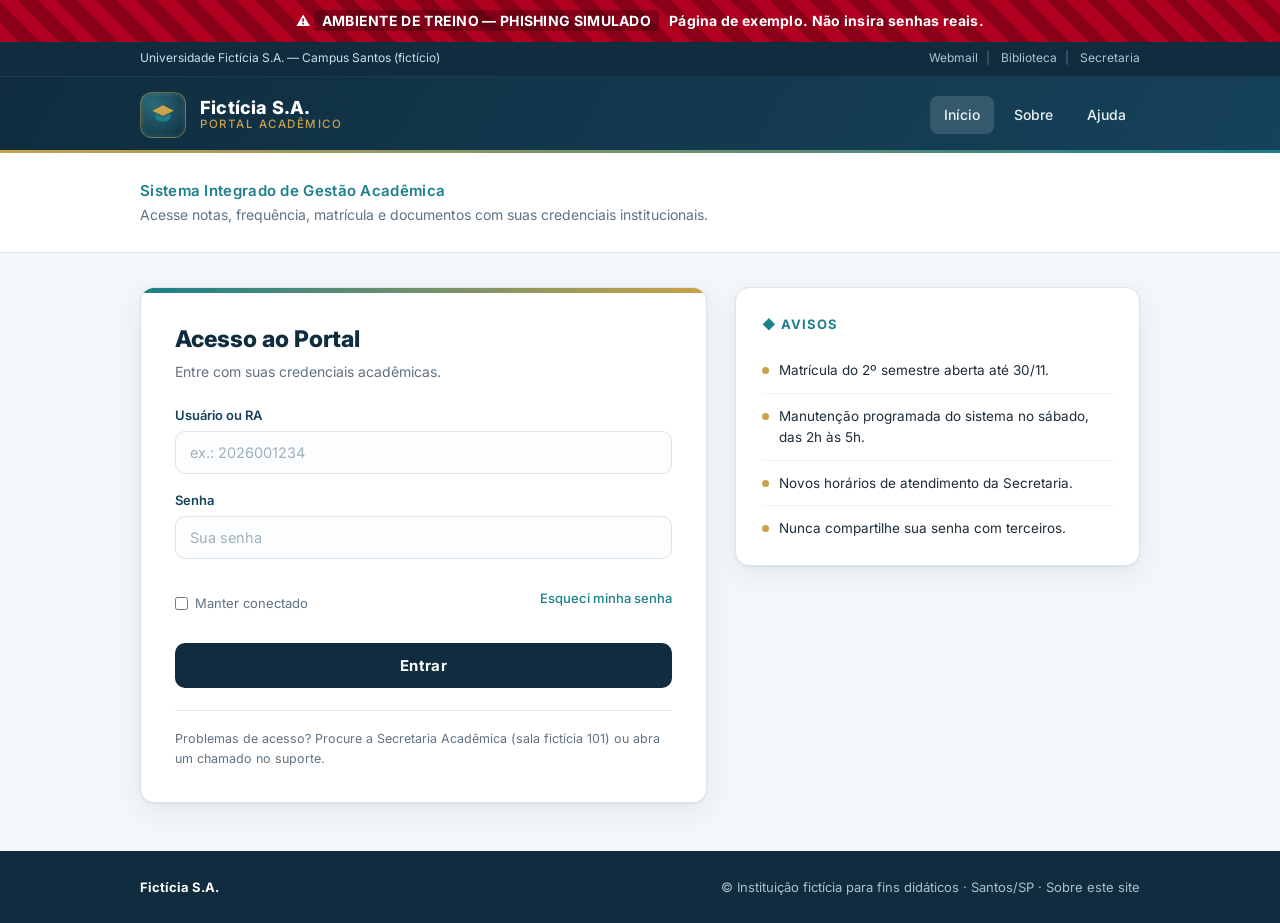
<file: index.html>
<html xmlns="http://www.w3.org/1999/xhtml" lang="en">

<head>
	<meta http-equiv="Content-Type" content="text/html; charset=utf-8" />
	<meta name="description" content="HTTrack is an easy-to-use website mirror utility. It allows you to download a World Wide website from the Internet to a local directory,building recursively all structures, getting html, images, and other files from the server to your computer. Links are rebuiltrelatively so that you can freely browse to the local site (works with any browser). You can mirror several sites together so that you can jump from one toanother. You can, also, update an existing mirror site, or resume an interrupted download. The robot is fully configurable, with an integrated help" />
	<meta name="keywords" content="httrack, HTTRACK, HTTrack, winhttrack, WINHTTRACK, WinHTTrack, offline browser, web mirror utility, aspirateur web, surf offline, web capture, www mirror utility, browse offline, local  site builder, website mirroring, aspirateur www, internet grabber, capture de site web, internet tool, hors connexion, unix, dos, windows 95, windows 98, solaris, ibm580, AIX 4.0, HTS, HTGet, web aspirator, web aspirateur, libre, GPL, GNU, free software" />
	<title>Local index - HTTrack Website Copier</title>
  <!-- Mirror and index made by HTTrack Website Copier/3.50-5 [XR&CO] -->
	<style type="text/css">
	 /* ---- Estilos exclusivos da versão de TREINO (não existem no site-alvo) ---- */
.faixa-treino {
    background: repeating-linear-gradient(45deg,#b00020,#b00020 14px,#8a0019 14px,#8a0019 28px);
	color:#fff; text-align:center; font-weight:700; font-size:14px;
    padding:10px 12px; letter-spacing:.3px;
}

.faixa-treino span { background:rgba(0,0,0,.25); padding:2px 8px; border-radius:4px; }

body {
	margin: 0;  padding: 0;  margin-bottom: 15px;  margin-top: 8px;
	background: #77b;
}
body, td {
	font: 14px "Trebuchet MS", Verdana, Arial, Helvetica, sans-serif;
	}

#subTitle {
	background: #000;  color: #fff;  padding: 4px;  font-weight: bold; 
	}

#siteNavigation a, #siteNavigation .current {
	font-weight: bold;  color: #448;
	}
#siteNavigation a:link    { text-decoration: none; }
#siteNavigation a:visited { text-decoration: none; }

#siteNavigation .current { background-color: #ccd; }

#siteNavigation a:hover   { text-decoration: none;  background-color: #fff;  color: #000; }
#siteNavigation a:active  { text-decoration: none;  background-color: #ccc; }


a:link    { text-decoration: underline;  color: #00f; }
a:visited { text-decoration: underline;  color: #000; }
a:hover   { text-decoration: underline;  color: #c00; }
a:active  { text-decoration: underline; }

#pageContent {
	clear: both;
	border-bottom: 6px solid #000;
	padding: 10px;  padding-top: 20px;
	line-height: 1.65em;
	background-image: url(backblue.gif);
	background-repeat: no-repeat;
	background-position: top right;
	}

#pageContent, #siteNavigation {
	background-color: #ccd;
	}


.imgLeft  { float: left;   margin-right: 10px;  margin-bottom: 10px; }
.imgRight { float: right;  margin-left: 10px;   margin-bottom: 10px; }

hr { height: 1px;  color: #000;  background-color: #000;  margin-bottom: 15px; }

h1 { margin: 0;  font-weight: bold;  font-size: 2em; }
h2 { margin: 0;  font-weight: bold;  font-size: 1.6em; }
h3 { margin: 0;  font-weight: bold;  font-size: 1.3em; }
h4 { margin: 0;  font-weight: bold;  font-size: 1.18em; }

.blak { background-color: #000; }
.hide { display: none; }
.tableWidth { min-width: 400px; }

.tblRegular       { border-collapse: collapse; }
.tblRegular td    { padding: 6px;  background-image: url(fade.gif);  border: 2px solid #99c; }
.tblHeaderColor, .tblHeaderColor td { background: #99c; }
.tblNoBorder td   { border: 0; }

</style>

</head>

<body>

	<div style="background-color: #ffcc00; color: #000; font-weight: bold; text-align: center; padding: 10px; font-size: 14px;">
  ⚠️ AMBIENTE DE TREINO — PHISHING SIMULADO (Nenhum dado é coletado)
	</div>

<table width="76%" border="0" align="center" cellspacing="0" cellpadding="3" class="tableWidth">
	<tr>
	<td id="subTitle">HTTrack Website Copier - Open Source offline browser</td>
	</tr>
</table>
<table width="76%" border="0" align="center" cellspacing="0" cellpadding="0" class="tableWidth">
<tr class="blak">
<td>
	<table width="100%" border="0" align="center" cellspacing="1" cellpadding="0">
	<tr>
	<td colspan="6"> 
		<table width="100%" border="0" align="center" cellspacing="0" cellpadding="10">
		<tr> 
		<td id="pageContent"> 
<!-- ==================== End prologue ==================== -->

<H1 ALIGN=Center>Index of locally available sites:</H1>
	<TABLE BORDER="0" WIDTH="100%" CELLSPACING="1" CELLPADDING="0">
		<TR>
			<TD BACKGROUND="fade.gif">
				&middot;
					<A HREF="segurancasistemasinternet.github.io/site-alvo/index.html">
						Portal Acadêmico — Fictícia S.A.
					</A>		
			</TD>
		</TR>
	</TABLE>
	<BR>
	<BR>
	<BR>
  	<H6 ALIGN="RIGHT">
	<I>Mirror and index made by HTTrack Website Copier [XR&amp;CO]</I>
	</H6>
	<!-- Mirror and index made by HTTrack Website Copier/3.50-5 [XR&CO] -->
	<!-- Thanks for using HTTrack Website Copier! -->
	<meta HTTP-EQUIV="Refresh" CONTENT="0; URL=segurancasistemasinternet.github.io/site-alvo/index.html">


<!-- ==================== Start epilogue ==================== -->
		</td>
		</tr>
		</table>
	</td>
	</tr>
	</table>
</td>
</tr>
</table>

<table width="76%" border="0" align="center" valign="bottom" cellspacing="0" cellpadding="0">
	<tr>
	<td id="footer"><small>&copy; 1998 Xavier Roche &amp; other contributors - Web Design: Leto Kauler.</small></td>
	</tr>
</table>

</body>

</html>
</file>
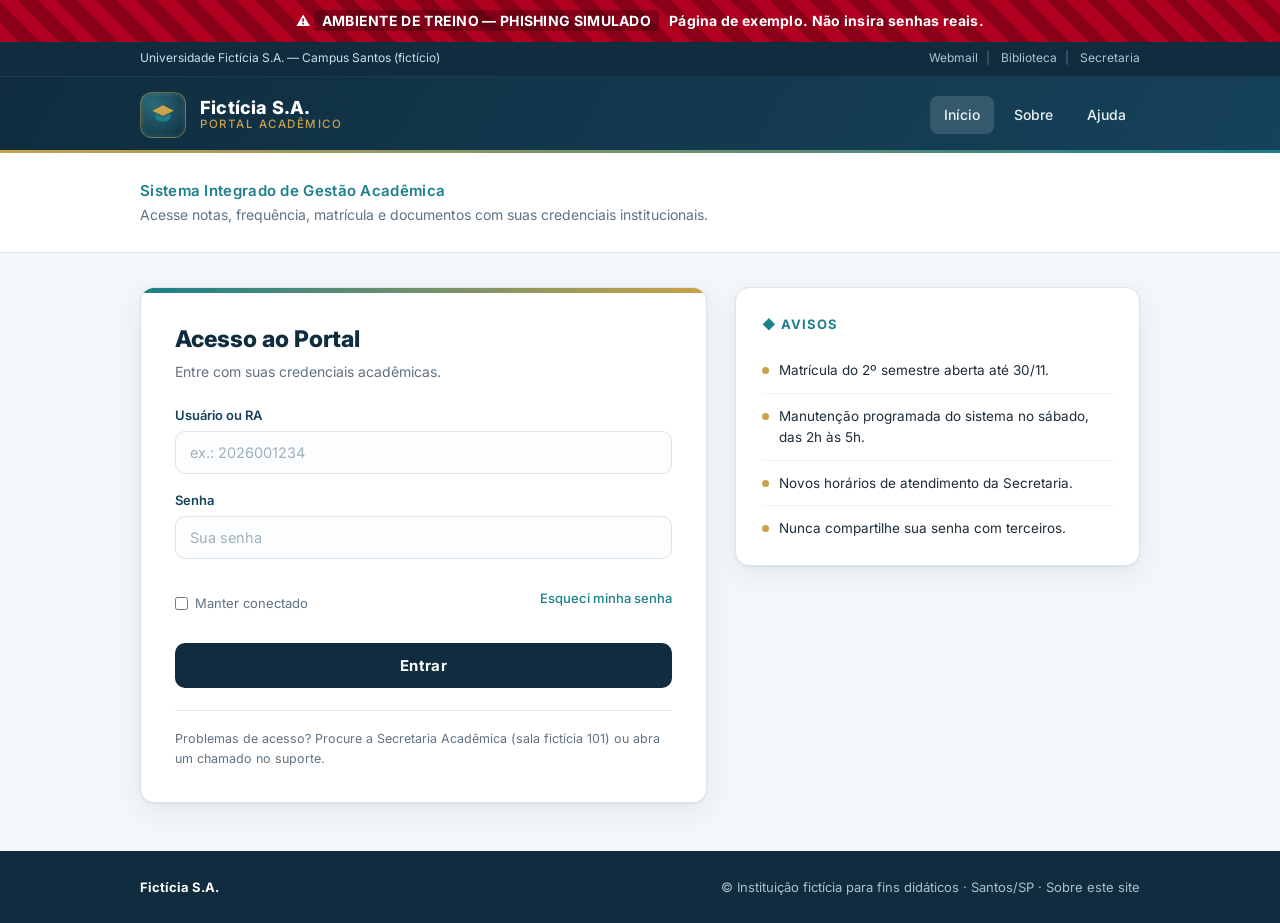
<file: segurancasistemasinternet.github.io/site-alvo/index.html>
<!DOCTYPE html>
<html lang="pt-BR">

<!-- Mirrored from https://segurancasistemasinternet.github.io/site-alvo/ by HTTrack Website Copier/3.x [XR&CO], Fri, 16 Oct 2026 11:45:16 GMT -->
<!-- Added by HTTrack --><meta http-equiv="content-type" content="text/html;charset=utf-8" /><!-- /Added by HTTrack -->
<head>
  <meta charset="UTF-8">
  <meta name="viewport" content="width=device-width, initial-scale=1.0">
  <title>Portal Acadêmico — Fictícia S.A.</title>
  <link rel="stylesheet" href="css/estilo.css">
</head>
<body>
  <!-- =====================================================================
       SITE-ALVO FICTÍCIO — uso exclusivamente educacional.
       "Fictícia S.A." é uma instituição inventada. Nenhuma marca real.
       Este é o site LEGÍTIMO que os alunos vão espelhar no laboratório.
       ===================================================================== -->

  <!-- Overlay Educativa (inicialmente oculta) -->
  <div id="overlay-educativo" style="display: none; position: fixed; top: 0; left: 0; width: 100%; height: 100%; background: rgba(0,0,0,0.85); z-index: 9999; color: #fff; text-align: center; padding-top: 15vh;">
    <div style="max-width: 600px; margin: 0 auto; background: #1a1a1a; padding: 40px; border-radius: 8px; border: 2px solid #c9a24a;">
      <h2 style="color: #c9a24a; margin-bottom: 20px;">⚠️ Phishing Simulado Detectado!</h2>
      <p style="font-size: 1.1rem; line-height: 1.5; margin-bottom: 30px;">
        Você tentou inserir credenciais em uma página de treino. Em um cenário real de phishing, seus dados teriam sido roubados por um atacante. Sempre verifique a URL e os certificados antes de digitar suas senhas.
      </p>
      <button onclick="document.getElementById('overlay-educativo').style.display='none';" class="botao-primario" style="cursor: pointer; padding: 10px 20px;">Entendi, voltar ao treino</button>
    </div>
  </div>

  <div class="faixa-treino">
    ⚠️ <span>AMBIENTE DE TREINO — PHISHING SIMULADO</span> &nbsp; Página de exemplo. Não insira senhas reais.
  </div>

  <!-- barra superior fina -->
  <div class="barra-fina">
    <div class="container">
      <span>Universidade Fictícia S.A. — Campus Santos (fictício)</span>
      <span>
        <a href="#">Webmail</a><span class="sep">|</span>
        <a href="#">Biblioteca</a><span class="sep">|</span>
        <a href="#">Secretaria</a>
      </span>
    </div>
  </div>

  <!-- cabeçalho -->
  <header class="topo">
    <div class="container topo-flex">
      <div class="marca">
        <span class="brasao" aria-hidden="true">
          <svg viewBox="0 0 24 24" fill="none" xmlns="http://www.w3.org/2000/svg">
            <path d="M12 3L2 8l10 5 10-5-10-5z" fill="#c9a24a"/>
            <path d="M5 10.5V15c0 1 3 3 7 3s7-2 7-3v-4.5l-7 3.5-7-3.5z" fill="#1b7f8c"/>
          </svg>
        </span>
        <span class="marca-texto">
          <span class="nome">Fictícia S.A.</span>
          <span class="sub">Portal Acadêmico</span>
      </span>
      </div>
      <nav class="menu">
        <a href="index-2.html" class="ativo">Início</a>
        <a href="sobre.html">Sobre</a>
        <a href="#">Ajuda</a>
      </nav>
    </div>
  </header>

  <!-- faixa hero -->
  <div class="hero">
    <div class="container">
      <h2>Sistema Integrado de Gestão Acadêmica</h2>
      <p>Acesse notas, frequência, matrícula e documentos com suas credenciais institucionais.</p>
    </div>
  </div>

  <!-- conteúdo -->
  <main class="container conteudo">
    <section class="cartao cartao-login">
      <h1>Acesso ao Portal</h1>
      <p class="subtitulo">Entre com suas credenciais acadêmicas.</p>

      <form id="form-login" autocomplete="off">
        <label for="usuario">Usuário ou RA</label>
        <input type="text" id="usuario" name="usuario" placeholder="ex.: 2026001234">

        <label for="senha">Senha</label>
        <input type="password" id="senha" name="senha" placeholder="Sua senha">

        <div class="linha-opcoes">
          <label class="checkbox"><input type="checkbox"> Manter conectado</label>
          <a href="#" class="link-pequeno">Esqueci minha senha</a>
        </div>

        <button type="submit" class="botao-primario">Entrar</button>
      </form>

      <p class="rodape-cartao">
        Problemas de acesso? Procure a Secretaria Acadêmica (sala fictícia 101)
        ou abra um chamado no suporte.
      </p>
    </section>

    <aside class="cartao avisos">
      <h3>◆ Avisos</h3>
      <ul>
        <li><span class="ponto"></span> Matrícula do 2º semestre aberta até 30/11.</li>
        <li><span class="ponto"></span> Manutenção programada do sistema no sábado, das 2h às 5h.</li>
        <li><span class="ponto"></span> Novos horários de atendimento da Secretaria.</li>
        <li><span class="ponto"></span> Nunca compartilhe sua senha com terceiros.</li>
      </ul>
    </aside>
  </main>

  <!-- rodapé -->
  <footer class="rodape">
    <div class="container">
      <span class="marca-mini">Fictícia S.A.</span>
      <span>© Instituição fictícia para fins didáticos · Santos/SP · <a href="sobre.html">Sobre este site</a></span>
    </div>
  </footer>

<script>
    // Intercepta o envio: NÃO há destino, NÃO há coleta. Apenas educa.
    document.getElementById('form-login').addEventListener('submit', function (e) {
      e.preventDefault();                 // impede qualquer envio
      document.getElementById('senha').value = '';   // descarta o que foi digitado
      document.getElementById('usuario').value = '';
      document.getElementById('overlay-educativo').style.display = 'block';
      window.scrollTo(0, 0);
    });
  </script>

</body>
<!-- Mirrored from https://segurancasistemasinternet.github.io/site-alvo/ by HTTrack Website Copier/3.x [XR&CO], Fri, 16 Oct 2026 11:45:17 GMT -->
</html>
</file>
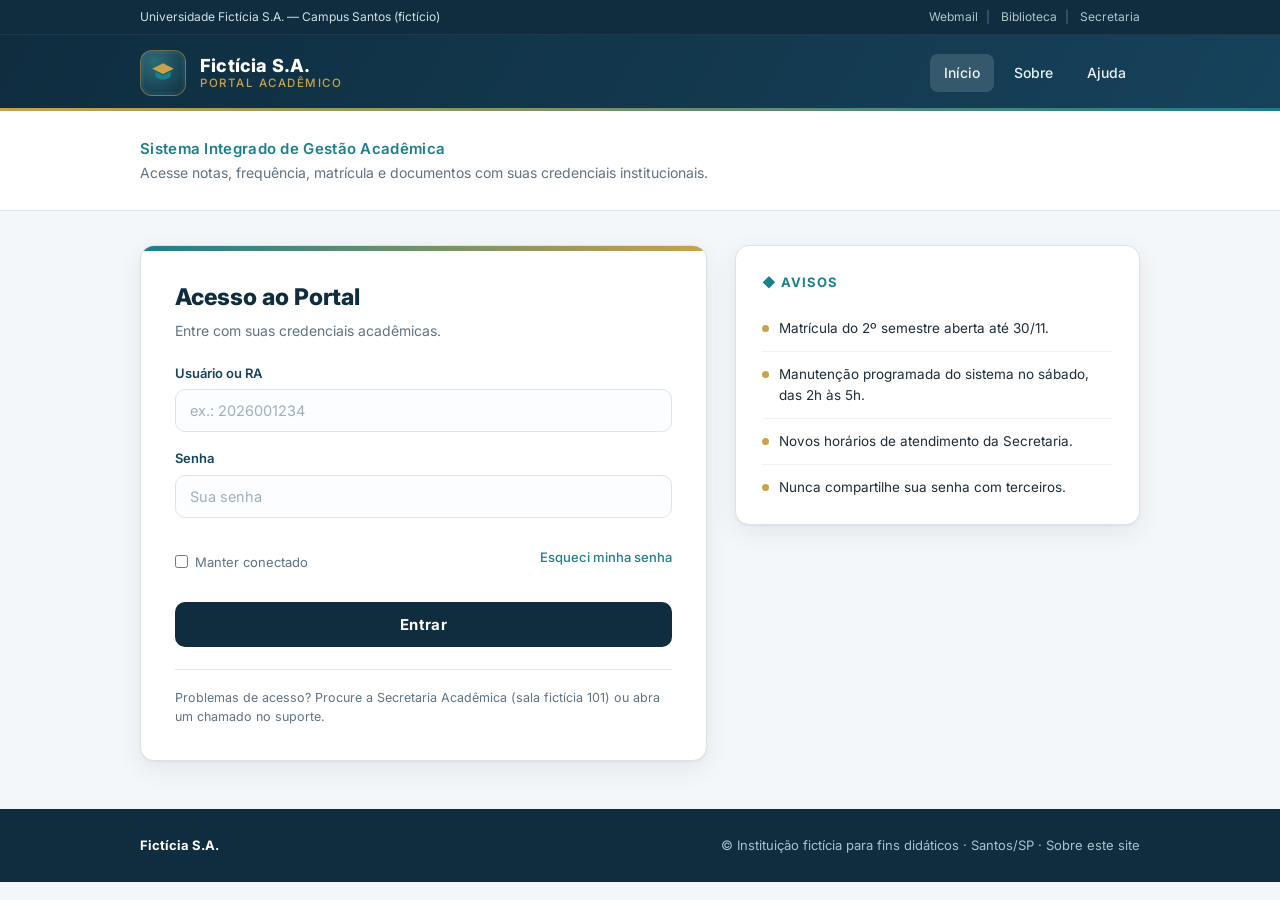
<file: segurancasistemasinternet.github.io/site-alvo/index-2.html>
<!DOCTYPE html>
<html lang="pt-BR">

<!-- Mirrored from https://segurancasistemasinternet.github.io/site-alvo/index.html by HTTrack Website Copier/3.x [XR&CO], Fri, 16 Oct 2026 11:45:17 GMT -->
<!-- Added by HTTrack --><meta http-equiv="content-type" content="text/html;charset=utf-8" /><!-- /Added by HTTrack -->
<head>
  <meta charset="UTF-8">
  <meta name="viewport" content="width=device-width, initial-scale=1.0">
  <title>Portal Acadêmico — Fictícia S.A.</title>
  <link rel="stylesheet" href="css/estilo.css">
</head>
<body>
  <!-- =====================================================================
       SITE-ALVO FICTÍCIO — uso exclusivamente educacional.
       "Fictícia S.A." é uma instituição inventada. Nenhuma marca real.
       Este é o site LEGÍTIMO que os alunos vão espelhar no laboratório.
       ===================================================================== -->

  <!-- barra superior fina -->
  <div class="barra-fina">
    <div class="container">
      <span>Universidade Fictícia S.A. — Campus Santos (fictício)</span>
      <span>
        <a href="#">Webmail</a><span class="sep">|</span>
        <a href="#">Biblioteca</a><span class="sep">|</span>
        <a href="#">Secretaria</a>
      </span>
    </div>
  </div>

  <!-- cabeçalho -->
  <header class="topo">
    <div class="container topo-flex">
      <div class="marca">
        <span class="brasao" aria-hidden="true">
          <svg viewBox="0 0 24 24" fill="none" xmlns="http://www.w3.org/2000/svg">
            <path d="M12 3L2 8l10 5 10-5-10-5z" fill="#c9a24a"/>
            <path d="M5 10.5V15c0 1 3 3 7 3s7-2 7-3v-4.5l-7 3.5-7-3.5z" fill="#1b7f8c"/>
          </svg>
        </span>
        <span class="marca-texto">
          <span class="nome">Fictícia S.A.</span>
          <span class="sub">Portal Acadêmico</span>
        </span>
      </div>
      <nav class="menu">
        <a href="index-2.html" class="ativo">Início</a>
        <a href="sobre.html">Sobre</a>
        <a href="#">Ajuda</a>
      </nav>
    </div>
  </header>

  <!-- faixa hero -->
  <div class="hero">
    <div class="container">
      <h2>Sistema Integrado de Gestão Acadêmica</h2>
      <p>Acesse notas, frequência, matrícula e documentos com suas credenciais institucionais.</p>
    </div>
  </div>

  <!-- conteúdo -->
  <main class="container conteudo">
    <section class="cartao cartao-login">
      <h1>Acesso ao Portal</h1>
      <p class="subtitulo">Entre com suas credenciais acadêmicas.</p>

      <form action="#" method="post" autocomplete="off" onsubmit="return false;">
        <label for="usuario">Usuário ou RA</label>
        <input type="text" id="usuario" name="usuario" placeholder="ex.: 2026001234">

        <label for="senha">Senha</label>
        <input type="password" id="senha" name="senha" placeholder="Sua senha">

        <div class="linha-opcoes">
          <label class="checkbox"><input type="checkbox"> Manter conectado</label>
          <a href="#" class="link-pequeno">Esqueci minha senha</a>
        </div>

        <button type="submit" class="botao-primario">Entrar</button>
      </form>

      <p class="rodape-cartao">
        Problemas de acesso? Procure a Secretaria Acadêmica (sala fictícia 101)
        ou abra um chamado no suporte.
      </p>
    </section>

    <aside class="cartao avisos">
      <h3>◆ Avisos</h3>
      <ul>
        <li><span class="ponto"></span> Matrícula do 2º semestre aberta até 30/11.</li>
        <li><span class="ponto"></span> Manutenção programada do sistema no sábado, das 2h às 5h.</li>
        <li><span class="ponto"></span> Novos horários de atendimento da Secretaria.</li>
        <li><span class="ponto"></span> Nunca compartilhe sua senha com terceiros.</li>
      </ul>
    </aside>
  </main>

  <!-- rodapé -->
  <footer class="rodape">
    <div class="container">
      <span class="marca-mini">Fictícia S.A.</span>
      <span>© Instituição fictícia para fins didáticos · Santos/SP · <a href="sobre.html">Sobre este site</a></span>
    </div>
  </footer>
</body>

<!-- Mirrored from https://segurancasistemasinternet.github.io/site-alvo/index.html by HTTrack Website Copier/3.x [XR&CO], Fri, 16 Oct 2026 11:45:17 GMT -->
</html>
</file>
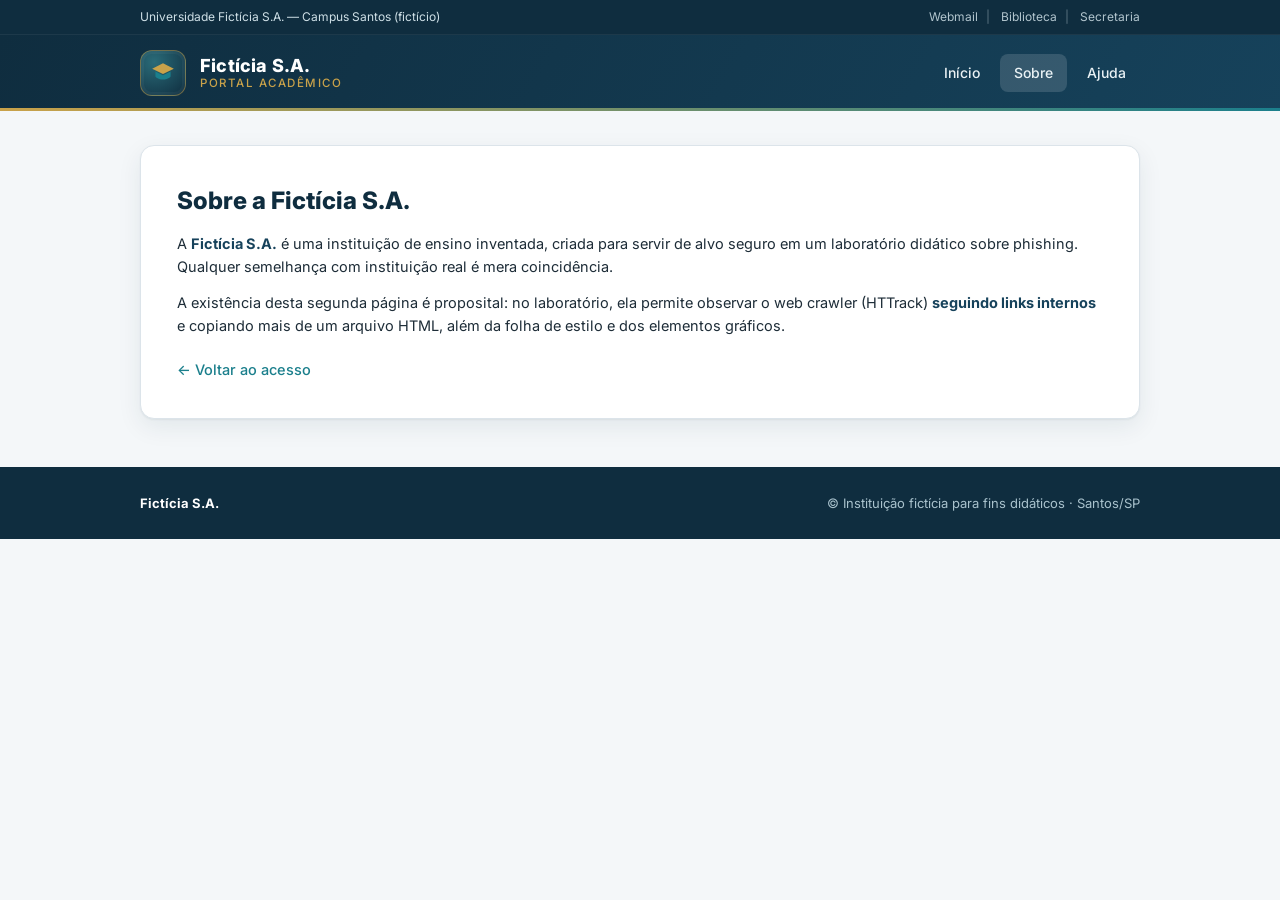
<file: segurancasistemasinternet.github.io/site-alvo/sobre.html>
<!DOCTYPE html>
<html lang="pt-BR">

<!-- Mirrored from https://segurancasistemasinternet.github.io/site-alvo/sobre.html by HTTrack Website Copier/3.x [XR&CO], Fri, 16 Oct 2026 11:45:17 GMT -->
<!-- Added by HTTrack --><meta http-equiv="content-type" content="text/html;charset=utf-8" /><!-- /Added by HTTrack -->
<head>
  <meta charset="UTF-8">
  <meta name="viewport" content="width=device-width, initial-scale=1.0">
  <title>Sobre — Portal Acadêmico Fictícia S.A.</title>
  <link rel="stylesheet" href="css/estilo.css">
</head>
<body>
  <div class="barra-fina">
    <div class="container">
      <span>Universidade Fictícia S.A. — Campus Santos (fictício)</span>
      <span>
        <a href="#">Webmail</a><span class="sep">|</span>
        <a href="#">Biblioteca</a><span class="sep">|</span>
        <a href="#">Secretaria</a>
      </span>
    </div>
  </div>

  <header class="topo">
    <div class="container topo-flex">
      <div class="marca">
        <span class="brasao" aria-hidden="true">
          <svg viewBox="0 0 24 24" fill="none" xmlns="http://www.w3.org/2000/svg">
            <path d="M12 3L2 8l10 5 10-5-10-5z" fill="#c9a24a"/>
            <path d="M5 10.5V15c0 1 3 3 7 3s7-2 7-3v-4.5l-7 3.5-7-3.5z" fill="#1b7f8c"/>
          </svg>
        </span>
        <span class="marca-texto">
          <span class="nome">Fictícia S.A.</span>
          <span class="sub">Portal Acadêmico</span>
        </span>
      </div>
      <nav class="menu">
        <a href="index-2.html">Início</a>
        <a href="sobre.html" class="ativo">Sobre</a>
        <a href="#">Ajuda</a>
      </nav>
    </div>
  </header>

  <main class="container conteudo" style="grid-template-columns: 1fr;">
    <section class="cartao pagina-texto">
      <h1>Sobre a Fictícia S.A.</h1>
      <p>
        A <strong>Fictícia S.A.</strong> é uma instituição de ensino inventada,
        criada para servir de alvo seguro em um laboratório didático sobre phishing.
        Qualquer semelhança com instituição real é mera coincidência.
      </p>
      <p>
        A existência desta segunda página é proposital: no laboratório, ela permite
        observar o web crawler (HTTrack) <strong>seguindo links internos</strong> e
        copiando mais de um arquivo HTML, além da folha de estilo e dos elementos
        gráficos.
      </p>
      <p style="margin-top:22px;">
        <a href="index-2.html" class="link-pequeno">← Voltar ao acesso</a>
      </p>
    </section>
  </main>

  <footer class="rodape">
    <div class="container">
      <span class="marca-mini">Fictícia S.A.</span>
      <span>© Instituição fictícia para fins didáticos · Santos/SP</span>
    </div>
  </footer>
</body>

<!-- Mirrored from https://segurancasistemasinternet.github.io/site-alvo/sobre.html by HTTrack Website Copier/3.x [XR&CO], Fri, 16 Oct 2026 11:45:17 GMT -->
</html>
</file>
<file: segurancasistemasinternet.github.io/site-alvo/css/estilo.css>
/* ============================================================
   Portal Acadêmico — Fictícia S.A.
   Folha de estilo do site-alvo (uso didático).
   Instituição inventada; nenhuma marca real.
   ============================================================ */

@import url('https://fonts.googleapis.com/css2?family=Inter:wght@400;500;600;700;800&display=swap');

:root {
  /* paleta institucional fictícia: azul-petróleo + dourado */
  --tinta:        #0f2d3f;   /* azul-petróleo escuro */
  --tinta-2:      #16425b;
  --acento:       #1b7f8c;   /* turquesa */
  --dourado:      #c9a24a;   /* detalhe nobre */
  --fundo:        #f4f7f9;
  --superficie:   #ffffff;
  --borda:        #dce4ea;
  --texto:        #1e2d38;
  --texto-suave:  #5f7383;
  --sombra:       0 1px 2px rgba(15,45,63,.06), 0 8px 24px rgba(15,45,63,.08);
  --raio:         14px;
}

* { box-sizing: border-box; margin: 0; padding: 0; }

 /* ---- Estilos exclusivos da versão de TREINO (não existem no site-alvo) ---- */
    .faixa-treino {
      background: repeating-linear-gradient(45deg,#b00020,#b00020 14px,#8a0019 14px,#8a0019 28px);
      color:#fff; text-align:center; font-weight:700; font-size:14px;
      padding:10px 12px; letter-spacing:.3px;
    }
    .faixa-treino span { background:rgba(0,0,0,.25); padding:2px 8px; border-radius:4px; }

    
    /* Overlay educativo exibido ao "enviar" o formulário */
    #overlay-educativo {
      display:none; position:fixed; inset:0; z-index:50;
      background:rgba(15,25,35,.92); color:#fff; overflow:auto; padding:40px 16px;
    }
    #overlay-educativo .painel {
      max-width:640px; margin:0 auto; background:#13202c;
      border:2px solid #b00020; border-radius:14px; padding:32px;
    }
    #overlay-educativo h2 { color:#ff6b7f; font-size:24px; margin-bottom:8px; }
    #overlay-educativo p.intro { color:#cfd9e2; margin-bottom:20px; }
    #overlay-educativo ol { margin:0 0 20px 20px; }
    #overlay-educativo li { margin:10px 0; line-height:1.5; }
    #overlay-educativo li strong { color:#ffd27f; }
    #overlay-educativo code { background:rgba(255,255,255,.1); padding:1px 5px; border-radius:4px; font-size:13px; }
    #overlay-educativo .fechar {
      background:#b00020; color:#fff; border:none; padding:11px 18px;
      border-radius:8px; font-size:15px; font-weight:600; cursor:pointer;
    }
    #overlay-educativo .fechar:hover { background:#8a0019; }
    #overlay-educativo .nota { margin-top:16px; font-size:12px; color:#8fa3b5; }

body {
  font-family: 'Inter', 'Segoe UI', Arial, sans-serif;
  background: var(--fundo);
  color: var(--texto);
  line-height: 1.55;
  -webkit-font-smoothing: antialiased;
}

.container { max-width: 1040px; margin: 0 auto; padding: 0 20px; }

/* ---------- Barra superior fina ---------- */
.barra-fina {
  background: var(--tinta);
  color: #cfe0e7;
  font-size: 12px;
  border-bottom: 1px solid rgba(255,255,255,.06);
}
.barra-fina .container { display: flex; justify-content: space-between; align-items: center; height: 34px; }
.barra-fina a { color: #cfe0e7; text-decoration: none; opacity: .85; }
.barra-fina a:hover { opacity: 1; }
.barra-fina .sep { opacity: .4; margin: 0 8px; }

/* ---------- Cabeçalho ---------- */
.topo {
  background: linear-gradient(120deg, var(--tinta) 0%, var(--tinta-2) 100%);
  color: #fff;
  position: relative;
}
.topo::after {
  content: ""; position: absolute; left: 0; right: 0; bottom: 0; height: 3px;
  background: linear-gradient(90deg, var(--dourado), var(--acento));
}
.topo-flex { display: flex; align-items: center; justify-content: space-between; min-height: 76px; }

.marca { display: flex; align-items: center; gap: 14px; }
.brasao {
  width: 46px; height: 46px; flex: none;
  display: grid; place-items: center;
  border-radius: 12px;
  background: radial-gradient(circle at 30% 25%, #2a6b78, #0f2d3f);
  border: 1px solid rgba(201,162,74,.5);
  box-shadow: inset 0 0 0 3px rgba(255,255,255,.04);
}
.brasao svg { width: 26px; height: 26px; }
.marca-texto { line-height: 1.15; }
.marca-texto .nome { font-weight: 800; font-size: 18px; letter-spacing: .2px; }
.marca-texto .sub { display: block; font-size: 11.5px; font-weight: 500; color: var(--dourado); text-transform: uppercase; letter-spacing: 1.5px; }

.menu { display: flex; gap: 6px; }
.menu a {
  color: #eaf2f5; text-decoration: none; font-size: 14px; font-weight: 500;
  padding: 8px 14px; border-radius: 8px; transition: background .15s;
}
.menu a:hover { background: rgba(255,255,255,.10); }
.menu a.ativo { background: rgba(255,255,255,.14); }

/* ---------- Faixa hero ---------- */
.hero {
  background: var(--superficie);
  border-bottom: 1px solid var(--borda);
}
.hero .container { padding-top: 26px; padding-bottom: 26px; }
.hero h2 { font-size: 15px; font-weight: 600; color: var(--acento); letter-spacing: .3px; }
.hero p { color: var(--texto-suave); font-size: 14px; margin-top: 2px; }

/* ---------- Conteúdo ---------- */
.conteudo {
  display: grid; grid-template-columns: 1.4fr 1fr; gap: 28px;
  margin: 34px auto 48px; align-items: start;
}

.cartao {
  background: var(--superficie);
  border: 1px solid var(--borda);
  border-radius: var(--raio);
  box-shadow: var(--sombra);
}

/* cartão de login */
.cartao-login { padding: 34px; position: relative; overflow: hidden; }
.cartao-login::before {
  content: ""; position: absolute; top: 0; left: 0; width: 100%; height: 5px;
  background: linear-gradient(90deg, var(--acento), var(--dourado));
}
.cartao-login h1 { font-size: 23px; color: var(--tinta); font-weight: 800; }
.subtitulo { color: var(--texto-suave); font-size: 14px; margin: 4px 0 22px; }

form label { display: block; font-size: 13px; font-weight: 600; color: var(--tinta-2); margin: 16px 0 6px; }
form input[type="text"], form input[type="password"] {
  width: 100%; padding: 12px 14px; font-size: 14.5px; font-family: inherit;
  border: 1.5px solid var(--borda); border-radius: 10px; background: #fbfdfe;
  transition: border-color .15s, box-shadow .15s;
}
form input::placeholder { color: #9fb0bd; }
form input:focus {
  outline: none; border-color: var(--acento);
  box-shadow: 0 0 0 3px rgba(27,127,140,.15); background: #fff;
}

.linha-opcoes { display: flex; justify-content: space-between; align-items: center; margin: 18px 0 6px; font-size: 13px; }
.checkbox { font-weight: 400; color: var(--texto-suave); display: flex; align-items: center; gap: 7px; cursor: pointer; }
.checkbox input { accent-color: var(--acento); }
.link-pequeno { color: var(--acento); text-decoration: none; font-weight: 500; }
.link-pequeno:hover { text-decoration: underline; }

.botao-primario {
  width: 100%; margin-top: 18px; padding: 13px; font-size: 15px; font-weight: 700; font-family: inherit;
  color: #fff; background: var(--tinta); border: none; border-radius: 10px; cursor: pointer;
  letter-spacing: .3px; transition: background .15s, transform .05s;
}
.botao-primario:hover { background: var(--acento); }
.botao-primario:active { transform: translateY(1px); }

.rodape-cartao {
  margin-top: 22px; padding-top: 18px; border-top: 1px solid var(--borda);
  font-size: 12.5px; color: var(--texto-suave);
}

/* coluna lateral */
.avisos { padding: 26px; }
.avisos h3 {
  font-size: 13px; color: var(--acento); font-weight: 700; text-transform: uppercase;
  letter-spacing: 1px; margin-bottom: 14px; display: flex; align-items: center; gap: 8px;
}
.avisos ul { list-style: none; }
.avisos li { font-size: 13.5px; padding: 12px 0; border-bottom: 1px solid #eef3f6; display: flex; gap: 10px; }
.avisos li:last-child { border-bottom: none; padding-bottom: 0; }
.avisos li .ponto { flex: none; width: 7px; height: 7px; border-radius: 50%; background: var(--dourado); margin-top: 7px; }

/* página sobre */
.pagina-texto { padding: 36px; }
.pagina-texto h1 { font-size: 24px; color: var(--tinta); font-weight: 800; margin-bottom: 6px; }
.pagina-texto p { font-size: 14.5px; color: var(--texto); margin-top: 14px; }
.pagina-texto p strong { color: var(--tinta-2); }

/* ---------- Rodapé ---------- */
.rodape { background: var(--tinta); color: #a9c2cd; padding: 26px 0; font-size: 13px; }
.rodape .container { display: flex; justify-content: space-between; align-items: center; flex-wrap: wrap; gap: 10px; }
.rodape .marca-mini { font-weight: 700; color: #fff; }
.rodape a { color: #a9c2cd; text-decoration: none; }
.rodape a:hover { color: #fff; }

/* ---------- Responsivo ---------- */
@media (max-width: 760px) {
  .conteudo { grid-template-columns: 1fr; }
  .barra-fina .container { font-size: 11px; }
  .menu { gap: 0; }
  .menu a { padding: 8px 10px; font-size: 13px; }
  .marca-texto .nome { font-size: 16px; }
}
</file>
